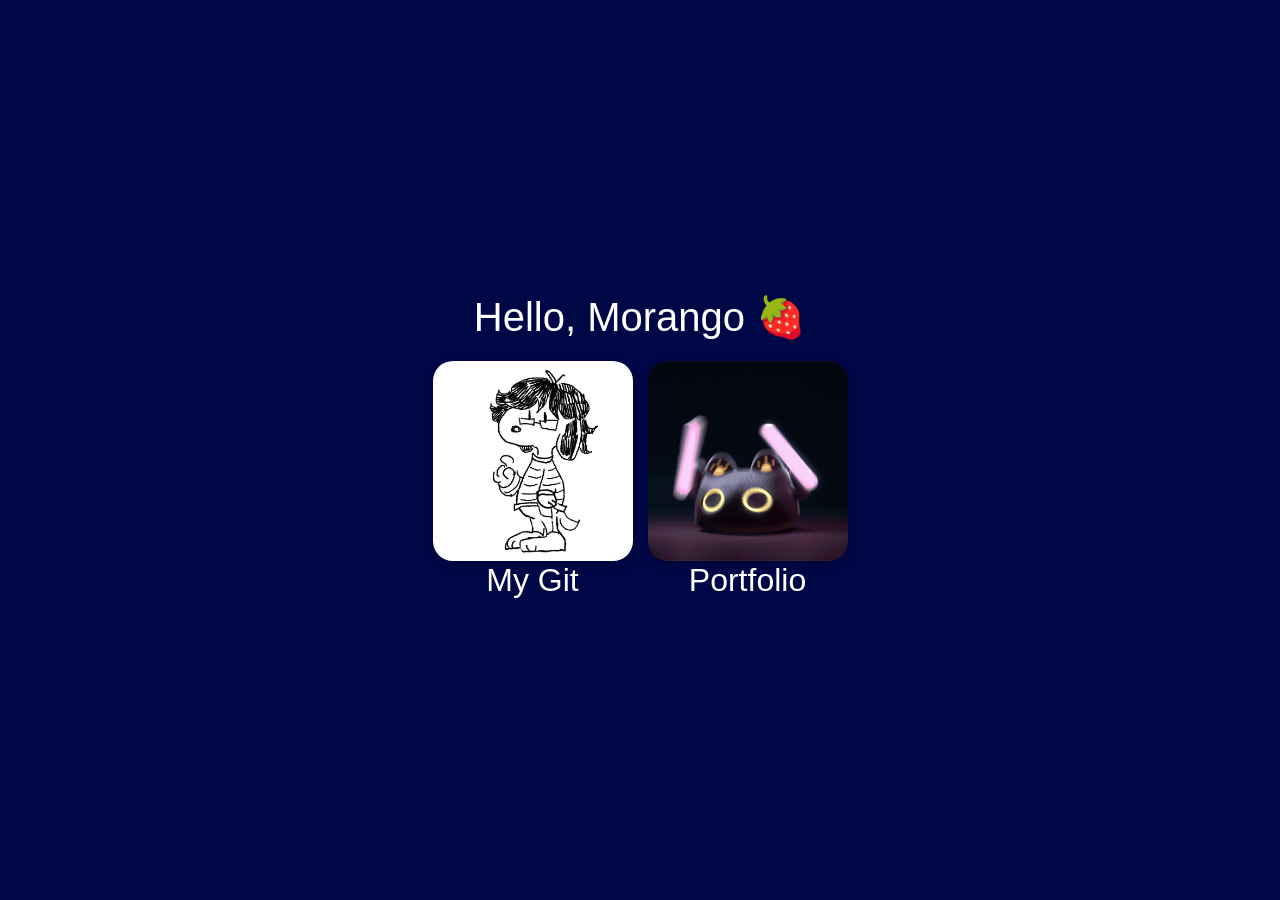
<file: index.html>
<!DOCTYPE html>
<html lang="pt-br">
<head>
    <meta charset="UTF-8">
    <meta name="viewport" content="width=device-width, initial-scale=1.0">
    
    <link href="https://cdn.jsdelivr.net/npm/bootstrap@5.3.8/dist/css/bootstrap.min.css" rel="stylesheet">
    <link rel="stylesheet" href="style.css">
    
    <title>Voltei.</title>
</head>
<body>

  <div class="container-geral">
    <h1>Hello, Morango 🍓</h1>

    <div class="galeria">

      <div>
        <a href="https://github.com/ansilv00">
          <img src="./imgs/img-0.jpg" alt="Imagem 1">
        </a>
        <h2>My Git</h2>
      </div>

      <div>
        <a href="./past_protfolio/portfolio.html">
          <img src="./imgs/imggif_03.gif" alt="Imagem 2">
        </a>
        <h2>Portfolio</h2>
      </div>

    </div>
  </div>

  <script src="https://cdn.jsdelivr.net/npm/bootstrap@5.3.8/dist/js/bootstrap.bundle.min.js"></script>
</body>
</html>
</file>
<file: style.css>
body{
  margin: 0;
  background: #000746;

  display: flex;
  justify-content: center;
  align-items: center;
  min-height: 100vh;
}

h1{ 
  color: #fff;
  font-family: 'Gill Sans', 'Gill Sans MT', Calibri, 'Trebuchet MS', sans-serif;
}
/* container geral */
.container-geral {
  text-align: center;
}

/* título */
h1 {
  margin-bottom: 20px;
}
h2{
  font-family: 'Gill Sans', 'Gill Sans MT', Calibri, 'Trebuchet MS', sans-serif;
  color: #fff;
}

/* galeria */
.galeria {
  display: grid;
  grid-template-columns: repeat(2, 200px);
  gap: 15px;
}

/* imagens */
.galeria img {
  width: 200px;
  height: 200px;
  object-fit: cover;

  border-radius: 20px;
  box-shadow: 0 4px 8px rgba(0,0,0,0.2);

  transition: transform 0.3s ease;
}

/* efeito hover */
.galeria img:hover {
  transform: scale(1.2); /* diminui um pouco pra não quebrar layout */
}

footer a {
  text-decoration: none;
  color: white;
  margin: 0 10px;
  transition: color 0.3s ease, transform 0.2s ease;
}

footer a:hover {
  color: #ff4d6d; /* rosa 🍓 */
  transform: scale(1.1);
}
</file>
